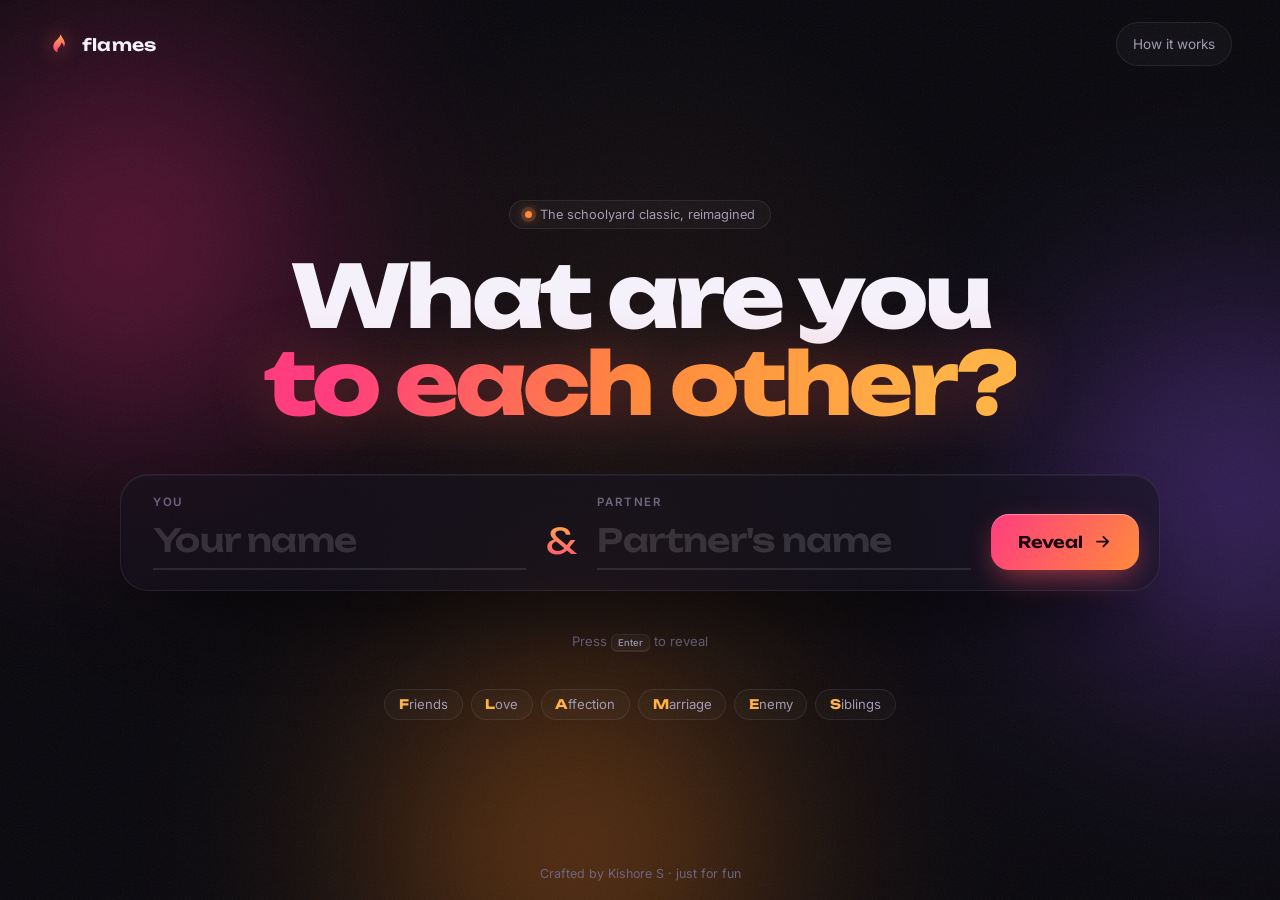
<file: index.html>
<!DOCTYPE html>
<html lang="en">
<head>
    <meta charset="UTF-8">
    <meta name="viewport" content="width=device-width, initial-scale=1.0">
    <meta name="description" content="FLAMES: enter two names and watch the letters burn away to reveal Friends, Love, Affection, Marriage, Enemy or Siblings.">
    <meta name="theme-color" content="#08070c">
    <title>FLAMES · What are you to each other?</title>
    <link rel="icon" href="data:image/svg+xml,<svg xmlns='http://www.w3.org/2000/svg' viewBox='0 0 100 100'><text y='.9em' font-size='90'>🔥</text></svg>">
    <link rel="preconnect" href="https://fonts.googleapis.com">
    <link rel="preconnect" href="https://fonts.gstatic.com" crossorigin>
    <link rel="stylesheet" href="https://fonts.googleapis.com/css2?family=Inter:wght@400;500;600&family=Unbounded:wght@400;600;800&display=swap">
    <link rel="stylesheet" href="style.css">
    <script src="logic.js" defer></script>
    <script src="app.js" defer></script>
</head>
<body>
    <!-- Atmosphere -->
    <div class="aurora" aria-hidden="true"><span></span><span></span><span></span></div>
    <canvas class="embers" id="embers" aria-hidden="true"></canvas>
    <div class="grain" aria-hidden="true"></div>
    <div class="spotlight" aria-hidden="true"></div>

    <header class="topbar">
        <a class="brand" href="./" aria-label="FLAMES home">
            <svg class="brand-flame" viewBox="0 0 24 24" aria-hidden="true">
                <defs>
                    <linearGradient id="flame-grad" x1="0" y1="1" x2="0" y2="0">
                        <stop offset="0" stop-color="#ff3d7f"/><stop offset="1" stop-color="#ffb347"/>
                    </linearGradient>
                </defs>
                <path fill="url(#flame-grad)" d="M12 2c.6 3.2 3.8 5 3.8 9.1 0 1.2-.4 2.2-1 3 .1-2-1.1-3.4-2.4-4.3.3 2.4-1.5 3.6-2.6 5-.7.9-1 1.9-1 3 0 .4 0 .8.1 1.2C6.6 18.3 5 16.1 5 13.5 5 8.4 10.7 6.7 12 2z"/>
            </svg>
            <span>flames</span>
        </a>
        <nav class="topnav">
            <button class="nav-link" type="button" id="open-how">How it works</button>
        </nav>
    </header>

    <main>
        <!-- 1. Names -->
        <section class="view view-form is-active" id="view-form" aria-labelledby="headline">
            <p class="eyebrow"><span class="dot"></span> The schoolyard classic, reimagined</p>
            <h1 class="headline" id="headline">What are you<br><em>to each other?</em></h1>

            <form class="duo" id="flames-form" novalidate>
                <div class="name-field">
                    <label for="name-1">You</label>
                    <input id="name-1" name="name1" type="text" autocomplete="off" spellcheck="false"
                           maxlength="32" placeholder="Your name" aria-describedby="form-error">
                </div>
                <span class="amp" aria-hidden="true">&amp;</span>
                <div class="name-field">
                    <label for="name-2">Partner</label>
                    <input id="name-2" name="name2" type="text" autocomplete="off" spellcheck="false"
                           maxlength="32" placeholder="Partner's name" aria-describedby="form-error">
                </div>
                <button class="cta" type="submit">
                    <span class="cta-label">Reveal</span>
                    <svg viewBox="0 0 24 24" aria-hidden="true"><path d="M5 12h13m-5-6 6 6-6 6" fill="none" stroke="currentColor" stroke-width="2.2" stroke-linecap="round" stroke-linejoin="round"/></svg>
                </button>
            </form>
            <p class="form-error" id="form-error" role="alert"></p>
            <p class="hint">Press <kbd>Enter</kbd> to reveal</p>

            <ul class="legend" aria-label="What each letter means">
                <li><b>F</b>riends</li><li><b>L</b>ove</li><li><b>A</b>ffection</li>
                <li><b>M</b>arriage</li><li><b>E</b>nemy</li><li><b>S</b>iblings</li>
            </ul>
        </section>

        <!-- 2. The reveal -->
        <section class="view view-reveal" id="view-reveal" hidden aria-labelledby="reveal-title" aria-busy="true">
            <div class="reveal-head">
                <h2 class="reveal-title" id="reveal-title"></h2>
                <button class="ghost-btn" type="button" id="skip">Skip <kbd>Esc</kbd></button>
            </div>

            <div class="act act-names" id="act-names">
                <div class="chips" id="chips-a"></div>
                <div class="chips" id="chips-b"></div>
            </div>

            <div class="act act-count" id="act-count">
                <span class="count-num" id="count-num">0</span>
                <span class="count-label" id="count-label">letters remain</span>
            </div>

            <div class="act act-wheel" id="act-wheel">
                <div class="wheel" id="wheel">
                    <div class="wheel-hand" id="wheel-hand"></div>
                    <div class="wheel-core"><span id="wheel-step"></span></div>
                </div>
            </div>

            <p class="caption" id="caption"></p>
        </section>

        <!-- 3. Result -->
        <section class="view view-result" id="view-result" hidden aria-labelledby="result-word">
            <article class="result-card" id="result-card" tabindex="-1">
                <div class="result-glow" aria-hidden="true"></div>
                <p class="result-pair" id="result-pair"></p>
                <div class="result-emoji" id="result-emoji" aria-hidden="true"></div>
                <h2 class="result-word" id="result-word"></h2>
                <p class="result-line" id="result-line"></p>
                <div class="result-trail" id="result-trail" aria-label="Order the letters burned"></div>
            </article>

            <div class="result-actions">
                <button class="cta cta-small" type="button" id="download"><span>Save image</span></button>
                <button class="ghost-btn" type="button" id="copy">Copy</button>
                <button class="ghost-btn" type="button" id="replay">Replay</button>
                <button class="ghost-btn" type="button" id="again">New names</button>
            </div>
        </section>
    </main>

    <dialog class="how" id="how" aria-labelledby="how-title">
        <button class="how-close" type="button" id="close-how" aria-label="Close">&times;</button>
        <h2 id="how-title">How FLAMES works</h2>
        <ol>
            <li><strong>Cancel shared letters.</strong> Every letter both names have in common burns away, once from each name.</li>
            <li><strong>Count what's left.</strong> Kishore and Priya share an <em>i</em> and an <em>r</em>, so 8 letters remain.</li>
            <li><strong>Count around the wheel.</strong> Starting at F, count 8 letters and burn the one you land on. Carry on from the next letter until one is left.</li>
            <li><strong>Read the survivor.</strong> F Friends · L Love · A Affection · M Marriage · E Enemy · S Siblings.</li>
        </ol>
        <p class="how-note">Spaces, digits and symbols are ignored. It's just for fun!</p>
    </dialog>

    <p class="visually-hidden" id="announcer" aria-live="polite"></p>

    <footer class="footer">Crafted by Kishore S · just for fun</footer>
</body>
</html>
</file>
<file: style.css>
/* FLAMES — "Ember Night" */

:root {
    --bg: #08070c;
    --ink: #f5f1fa;
    --muted: #a39cb3;
    --faint: #6d6680;
    --line: rgba(255, 255, 255, 0.08);
    --panel: rgba(22, 19, 31, 0.55);
    --hot: #ff3d7f;
    --warm: #ff8a3d;
    --gold: #ffb347;
    --violet: #8b5cf6;
    /* Result colours, set per result by script */
    --r1: var(--hot);
    --r2: var(--warm);
    --display: "Unbounded", "Inter", system-ui, sans-serif;
    --body: "Inter", system-ui, -apple-system, "Segoe UI", sans-serif;
    --ease-out: cubic-bezier(0.16, 1, 0.3, 1);
    --spring: cubic-bezier(0.34, 1.56, 0.64, 1);
}

*,
*::before,
*::after {
    box-sizing: border-box;
}

html {
    color-scheme: dark;
}

body {
    min-height: 100vh;
    min-height: 100dvh;
    margin: 0;
    display: flex;
    flex-direction: column;
    background: var(--bg);
    color: var(--ink);
    font-family: var(--body);
    -webkit-font-smoothing: antialiased;
    overflow-x: hidden;
}

::selection {
    background: rgba(255, 61, 127, 0.35);
}

button {
    font: inherit;
    color: inherit;
}

kbd {
    padding: 0.1rem 0.4rem;
    border: 1px solid var(--line);
    border-bottom-width: 2px;
    border-radius: 6px;
    background: rgba(255, 255, 255, 0.04);
    font: 600 0.72em var(--body);
    color: var(--muted);
}

:focus-visible {
    outline: 2px solid var(--gold);
    outline-offset: 3px;
}

/* ---------- Atmosphere ---------- */
.aurora {
    position: fixed;
    inset: -20%;
    z-index: 0;
    filter: blur(110px) saturate(140%);
    opacity: 0.55;
    pointer-events: none;
}

.aurora span {
    position: absolute;
    width: 46vmax;
    height: 46vmax;
    border-radius: 50%;
    mix-blend-mode: screen;
    animation: drift 26s ease-in-out infinite alternate;
}

.aurora span:nth-child(1) { left: 5%; top: 10%; background: radial-gradient(circle, var(--r1), transparent 65%); }
.aurora span:nth-child(2) { right: 0; top: 30%; background: radial-gradient(circle, var(--violet), transparent 65%); animation-duration: 32s; animation-delay: -8s; }
.aurora span:nth-child(3) { left: 30%; bottom: -5%; background: radial-gradient(circle, var(--r2), transparent 65%); animation-duration: 38s; animation-delay: -16s; }

@keyframes drift {
    0% { transform: translate(0, 0) scale(1); }
    50% { transform: translate(8vw, -6vh) scale(1.15); }
    100% { transform: translate(-6vw, 8vh) scale(0.9); }
}

.embers {
    position: fixed;
    inset: 0;
    z-index: 1;
    width: 100%;
    height: 100%;
    pointer-events: none;
}

.grain {
    position: fixed;
    inset: 0;
    z-index: 2;
    opacity: 0.07;
    pointer-events: none;
    background-image: url("data:image/svg+xml,%3Csvg xmlns='http://www.w3.org/2000/svg' width='160' height='160'%3E%3Cfilter id='n'%3E%3CfeTurbulence type='fractalNoise' baseFrequency='.9' numOctaves='3' stitchTiles='stitch'/%3E%3C/filter%3E%3Crect width='100%25' height='100%25' filter='url(%23n)'/%3E%3C/svg%3E");
}

.spotlight {
    position: fixed;
    inset: 0;
    z-index: 2;
    pointer-events: none;
    background: radial-gradient(600px circle at var(--mx, 50%) var(--my, 40%), rgba(255, 140, 90, 0.07), transparent 60%);
}

/* ---------- Layout ---------- */
.topbar,
main,
.footer {
    position: relative;
    z-index: 3;
}

.topbar {
    display: flex;
    justify-content: space-between;
    align-items: center;
    padding: 1.4rem clamp(1.25rem, 4vw, 3rem);
}

.brand {
    display: inline-flex;
    align-items: center;
    gap: 0.5rem;
    color: var(--ink);
    font-family: var(--display);
    font-size: 1.05rem;
    font-weight: 600;
    letter-spacing: 0.02em;
    text-decoration: none;
}

.brand-flame {
    width: 1.6rem;
    height: 1.6rem;
    filter: drop-shadow(0 0 10px rgba(255, 110, 80, 0.7));
    animation: flicker 3s ease-in-out infinite;
}

@keyframes flicker {
    0%, 100% { transform: scale(1) rotate(0deg); }
    30% { transform: scale(1.06, 0.96) rotate(-2deg); }
    60% { transform: scale(0.97, 1.05) rotate(2deg); }
}

.nav-link {
    padding: 0.5rem 1rem;
    border: 1px solid var(--line);
    border-radius: 999px;
    background: rgba(255, 255, 255, 0.03);
    color: var(--muted);
    font-size: 0.85rem;
    cursor: pointer;
    transition: color 0.2s, border-color 0.2s, background 0.2s;
}

.nav-link:hover {
    color: var(--ink);
    border-color: rgba(255, 255, 255, 0.2);
    background: rgba(255, 255, 255, 0.06);
}

main {
    flex: 1;
    display: grid;
    place-items: center;
    padding: 1rem clamp(1.25rem, 4vw, 3rem) 2rem;
}

.view {
    width: min(1040px, 100%);
    text-align: center;
}

.view.is-active {
    animation: viewIn 0.7s var(--ease-out) both;
}

@keyframes viewIn {
    from { opacity: 0; transform: translateY(18px) scale(0.98); filter: blur(6px); }
    to { opacity: 1; transform: none; filter: none; }
}

.footer {
    padding: 1.2rem;
    text-align: center;
    font-size: 0.78rem;
    color: var(--faint);
}

/* ---------- Form view ---------- */
.eyebrow {
    display: inline-flex;
    align-items: center;
    gap: 0.55rem;
    margin: 0 0 1.5rem;
    padding: 0.4rem 0.9rem;
    border: 1px solid var(--line);
    border-radius: 999px;
    background: rgba(255, 255, 255, 0.03);
    font-size: 0.8rem;
    color: var(--muted);
}

.eyebrow .dot {
    width: 0.45rem;
    height: 0.45rem;
    border-radius: 50%;
    background: var(--warm);
    box-shadow: 0 0 0 4px rgba(255, 138, 61, 0.18), 0 0 12px var(--warm);
}

.headline {
    margin: 0 0 3rem;
    font-family: var(--display);
    font-size: clamp(2.4rem, 7vw, 5.4rem);
    font-weight: 800;
    line-height: 1;
    letter-spacing: -0.04em;
}

.headline em {
    font-style: normal;
    background: linear-gradient(100deg, var(--hot) 10%, var(--warm) 50%, var(--gold) 90%);
    -webkit-background-clip: text;
    background-clip: text;
    color: transparent;
    filter: drop-shadow(0 0 30px rgba(255, 90, 80, 0.35));
}

.duo {
    display: grid;
    grid-template-columns: 1fr auto 1fr auto;
    align-items: end;
    gap: 1.25rem;
    padding: 1.25rem 1.25rem 1.25rem 2rem;
    border: 1px solid var(--line);
    border-radius: 28px;
    background: var(--panel);
    backdrop-filter: blur(20px);
    -webkit-backdrop-filter: blur(20px);
    box-shadow: 0 40px 80px -30px rgba(0, 0, 0, 0.8), inset 0 1px 0 rgba(255, 255, 255, 0.06);
    text-align: left;
}

.name-field label {
    display: block;
    margin-bottom: 0.35rem;
    font-size: 0.72rem;
    font-weight: 600;
    letter-spacing: 0.14em;
    text-transform: uppercase;
    color: var(--faint);
    transition: color 0.2s;
}

.name-field:focus-within label {
    color: var(--warm);
}

.name-field input {
    width: 100%;
    padding: 0.3rem 0 0.55rem;
    border: 0;
    border-bottom: 2px solid rgba(255, 255, 255, 0.1);
    border-radius: 0;
    outline: none;
    background: transparent;
    color: var(--ink);
    font-family: var(--display);
    font-size: clamp(1.4rem, 3vw, 2rem);
    font-weight: 600;
    letter-spacing: -0.02em;
    caret-color: var(--warm);
    transition: border-color 0.3s;
    background-image: linear-gradient(90deg, var(--hot), var(--warm));
    background-size: 0% 2px;
    background-repeat: no-repeat;
    background-position: left bottom;
}

.name-field input:focus {
    background-size: 100% 2px;
    transition: background-size 0.45s var(--ease-out);
}

.name-field input::placeholder {
    color: rgba(255, 255, 255, 0.14);
}

.name-field input[aria-invalid="true"] {
    border-bottom-color: #ff5a5f;
}

.amp {
    padding-bottom: 0.45rem;
    font-family: var(--display);
    font-size: clamp(1.6rem, 3vw, 2.2rem);
    font-weight: 400;
    background: linear-gradient(180deg, var(--gold), var(--hot));
    -webkit-background-clip: text;
    background-clip: text;
    color: transparent;
}

/* Primary button: glowing, magnetic (movement set by script) */
.cta {
    --tx: 0px;
    --ty: 0px;
    position: relative;
    display: inline-flex;
    align-items: center;
    justify-content: center;
    gap: 0.6rem;
    padding: 1.15rem 1.7rem;
    border: 0;
    border-radius: 18px;
    background: linear-gradient(120deg, var(--hot), var(--warm));
    color: #1a0710;
    font-family: var(--display);
    font-size: 1rem;
    font-weight: 600;
    cursor: pointer;
    transform: translate(var(--tx), var(--ty));
    transition: transform 0.25s var(--ease-out), box-shadow 0.3s;
    box-shadow: 0 10px 30px -8px rgba(255, 80, 90, 0.7), inset 0 1px 0 rgba(255, 255, 255, 0.35);
    isolation: isolate;
}

.cta::before {
    content: "";
    position: absolute;
    inset: -2px;
    z-index: -1;
    border-radius: inherit;
    background: linear-gradient(120deg, var(--hot), var(--warm), var(--gold), var(--hot));
    background-size: 300% 100%;
    filter: blur(14px);
    opacity: 0;
    transition: opacity 0.3s;
    animation: glowShift 4s linear infinite;
}

.cta:hover::before {
    opacity: 0.9;
}

.cta svg {
    width: 1.2rem;
    height: 1.2rem;
    transition: transform 0.3s var(--ease-out);
}

.cta:hover svg {
    transform: translateX(4px);
}

@keyframes glowShift {
    to { background-position: 300% 0; }
}

.cta-small {
    padding: 0.85rem 1.3rem;
    font-size: 0.9rem;
    border-radius: 14px;
}

.form-error {
    min-height: 1.4rem;
    margin: 1rem 0 0;
    color: #ff7a7f;
    font-size: 0.9rem;
}

.hint {
    margin: 0.2rem 0 2.5rem;
    font-size: 0.82rem;
    color: var(--faint);
}

.legend {
    display: flex;
    flex-wrap: wrap;
    justify-content: center;
    gap: 0.5rem;
    margin: 0;
    padding: 0;
    list-style: none;
}

.legend li {
    padding: 0.4rem 0.85rem;
    border: 1px solid var(--line);
    border-radius: 999px;
    background: rgba(255, 255, 255, 0.025);
    font-size: 0.82rem;
    color: var(--muted);
}

.legend b {
    color: var(--gold);
    font-family: var(--display);
}

/* ---------- Reveal view ---------- */
.reveal-head {
    display: flex;
    justify-content: space-between;
    align-items: center;
    gap: 1rem;
    margin-bottom: 2.5rem;
}

.reveal-title {
    margin: 0;
    font-family: var(--display);
    font-size: clamp(1.1rem, 2.5vw, 1.6rem);
    font-weight: 600;
    letter-spacing: -0.02em;
    text-align: left;
}

.reveal-title .amp-inline {
    color: var(--warm);
    font-weight: 400;
}

.ghost-btn {
    display: inline-flex;
    align-items: center;
    gap: 0.5rem;
    padding: 0.75rem 1.15rem;
    border: 1px solid var(--line);
    border-radius: 14px;
    background: rgba(255, 255, 255, 0.04);
    color: var(--ink);
    font-size: 0.88rem;
    font-weight: 500;
    cursor: pointer;
    transition: background 0.2s, border-color 0.2s, transform 0.2s var(--ease-out);
}

.ghost-btn:hover {
    background: rgba(255, 255, 255, 0.08);
    border-color: rgba(255, 255, 255, 0.18);
    transform: translateY(-1px);
}

.act {
    transition: opacity 0.6s var(--ease-out), transform 0.6s var(--ease-out), filter 0.6s var(--ease-out);
}

.act.is-dim {
    opacity: 0.35;
    filter: blur(1px);
    transform: scale(0.96);
}

/* Crossfade: an act fades and lifts away before the next one rises in */
.act.is-leaving {
    opacity: 0;
    filter: blur(6px);
    transform: translateY(-14px) scale(0.97);
    transition-duration: 0.5s;
}

.act.is-entering {
    animation: actIn 0.8s var(--ease-out) backwards;
}

@keyframes actIn {
    from { opacity: 0; transform: translateY(22px) scale(0.97); filter: blur(8px); }
}

.act.is-hidden {
    display: none;
}

.chips {
    display: flex;
    flex-wrap: wrap;
    justify-content: center;
    gap: 0.45rem;
    margin-bottom: 0.7rem;
}

.chip {
    display: grid;
    place-items: center;
    width: clamp(2.3rem, 5vw, 3rem);
    height: clamp(2.7rem, 5.6vw, 3.4rem);
    border: 1px solid rgba(255, 255, 255, 0.12);
    border-radius: 12px;
    background: linear-gradient(180deg, rgba(255, 255, 255, 0.08), rgba(255, 255, 255, 0.02));
    font-family: var(--display);
    font-size: clamp(1rem, 2.4vw, 1.35rem);
    font-weight: 600;
    text-transform: uppercase;
    animation: chipIn 0.8s var(--spring) backwards;
    animation-delay: calc(var(--i) * 70ms);
}

@keyframes chipIn {
    from { opacity: 0; transform: translateY(28px) rotate(-8deg) scale(0.6); filter: blur(4px); }
}

/* A shared letter warms up, flares, then settles as ash */
.chip.is-burning {
    animation: chipBurn 1s ease-in-out forwards;
}

@keyframes chipBurn {
    0% {
        border-color: rgba(255, 255, 255, 0.12);
        box-shadow: none;
    }
    35% {
        transform: scale(1.18) translateY(-4px);
        border-color: var(--gold);
        background: linear-gradient(180deg, rgba(255, 179, 71, 0.7), rgba(255, 61, 127, 0.45));
        box-shadow: 0 0 30px rgba(255, 140, 60, 0.95);
        color: #fff;
    }
    60% {
        transform: scale(1.02);
        border-color: var(--warm);
        box-shadow: 0 0 14px rgba(255, 90, 60, 0.6);
        color: #ffd9c2;
        opacity: 0.8;
    }
    100% {
        transform: scale(0.86);
        border-color: rgba(255, 255, 255, 0.06);
        background: rgba(255, 255, 255, 0.02);
        box-shadow: none;
        color: rgba(255, 255, 255, 0.5);
        opacity: 0.28;
        text-decoration: line-through;
        text-decoration-color: var(--hot);
    }
}

.act-count {
    display: flex;
    align-items: baseline;
    justify-content: center;
    gap: 0.8rem;
    margin: 1.8rem 0 0.5rem;
}

.count-num {
    min-width: 2ch;
    font-family: var(--display);
    font-size: clamp(3.5rem, 9vw, 6rem);
    font-weight: 800;
    line-height: 1;
    letter-spacing: -0.05em;
    background: linear-gradient(180deg, #fff, var(--gold) 60%, var(--warm));
    -webkit-background-clip: text;
    background-clip: text;
    color: transparent;
    font-variant-numeric: tabular-nums;
}

.count-label {
    font-size: 0.95rem;
    color: var(--muted);
}

/* FLAMES wheel: letters placed around a circle */
.act-wheel {
    display: grid;
    place-items: center;
    margin-top: 1rem;
}

.wheel {
    --size: clamp(230px, 40vw, 330px);
    --radius: calc(var(--size) / 2 - 2.2rem);
    position: relative;
    width: var(--size);
    height: var(--size);
    border-radius: 50%;
    background:
        radial-gradient(circle, rgba(255, 138, 61, 0.08), transparent 62%),
        conic-gradient(from 0deg, rgba(255, 255, 255, 0.06), rgba(255, 255, 255, 0.01), rgba(255, 255, 255, 0.06));
    box-shadow: inset 0 0 0 1px var(--line), 0 0 80px -20px rgba(255, 90, 80, 0.4);
}

.wheel-letter {
    position: absolute;
    top: 50%;
    left: 50%;
    display: grid;
    place-items: center;
    width: 3.4rem;
    height: 3.4rem;
    margin: -1.7rem 0 0 -1.7rem;
    border: 1px solid rgba(255, 255, 255, 0.14);
    border-radius: 50%;
    background: rgba(20, 16, 28, 0.9);
    font-family: var(--display);
    font-size: 1.35rem;
    font-weight: 800;
    --place: rotate(var(--angle)) translate(var(--radius)) rotate(calc(var(--angle) * -1));
    transform: var(--place);
    transition: background 0.3s ease, border-color 0.3s ease, box-shadow 0.3s ease, color 0.3s ease, transform 0.3s var(--ease-out);
    animation: wheelIn 0.7s var(--spring) backwards;
    animation-delay: calc(var(--i) * 90ms);
}

@keyframes wheelIn {
    from { opacity: 0; transform: var(--place) scale(0.3); }
}

/* The letter the hand is pointing at */
.wheel-letter.is-hop {
    border-color: var(--gold);
    background: rgba(255, 179, 71, 0.2);
    box-shadow: 0 0 26px rgba(255, 179, 71, 0.65);
    color: var(--gold);
    transform: var(--place) scale(1.12);
}

/* Landed on: flare up, then burn down to ash */
.wheel-letter.is-burnt {
    animation: letterBurn 0.65s ease-in-out forwards;
}

@keyframes letterBurn {
    0% {
        transform: var(--place) scale(1.12);
        border-color: var(--gold);
    }
    30% {
        transform: var(--place) scale(1.35);
        border-color: var(--hot);
        background: radial-gradient(circle, var(--gold), var(--warm) 45%, var(--hot));
        box-shadow: 0 0 48px rgba(255, 90, 70, 0.95);
        color: #fff;
    }
    65% {
        transform: var(--place) scale(1);
        opacity: 0.6;
        box-shadow: 0 0 18px rgba(255, 70, 70, 0.5);
        filter: blur(0.5px);
    }
    100% {
        transform: var(--place) scale(0.72);
        opacity: 0.14;
        background: rgba(20, 16, 28, 0.9);
        box-shadow: none;
        filter: blur(1px);
    }
}

.wheel-letter.is-survivor {
    z-index: 2;
    border-color: transparent;
    background: linear-gradient(135deg, var(--r1), var(--r2));
    color: #fff;
    transform: translate(0, 0) scale(1.9);
    box-shadow: 0 0 60px var(--r1);
    transition: transform 1.1s var(--spring), box-shadow 0.6s ease, background 0.6s ease;
}

.wheel-hand {
    position: absolute;
    top: 50%;
    left: 50%;
    width: calc(var(--radius) - 1.8rem);
    height: 3px;
    margin-top: -1.5px;
    border-radius: 3px;
    background: linear-gradient(90deg, transparent, var(--gold));
    box-shadow: 0 0 14px var(--gold);
    transform-origin: 0 50%;
    transform: rotate(var(--hand, -90deg));
    /* Glides between letters in step with each hop (duration set by script) */
    transition: transform var(--hop, 240ms) cubic-bezier(0.45, 0.05, 0.25, 1), opacity 0.4s ease;
}

.wheel-core {
    position: absolute;
    top: 50%;
    left: 50%;
    display: grid;
    place-items: center;
    width: 4.2rem;
    height: 4.2rem;
    margin: -2.1rem 0 0 -2.1rem;
    border-radius: 50%;
    background: radial-gradient(circle, rgba(255, 179, 71, 0.35), rgba(255, 61, 127, 0.1) 70%);
    box-shadow: 0 0 30px rgba(255, 140, 70, 0.35);
    font-family: var(--display);
    font-size: 1.1rem;
    font-weight: 800;
    color: var(--gold);
    font-variant-numeric: tabular-nums;
}

.wheel.is-done .wheel-hand,
.wheel.is-done .wheel-core {
    opacity: 0;
}

.caption {
    min-height: 1.5rem;
    margin: 1.6rem 0 0;
    font-size: 0.95rem;
    color: var(--muted);
}

.caption strong {
    color: var(--ink);
}

/* ---------- Result view ---------- */
.view-result {
    display: grid;
    justify-items: center;
}

.result-card {
    --rx: 0deg;
    --ry: 0deg;
    position: relative;
    width: min(560px, 100%);
    padding: 3rem 2rem 2.4rem;
    border-radius: 32px;
    background: rgba(18, 15, 26, 0.75);
    backdrop-filter: blur(24px);
    -webkit-backdrop-filter: blur(24px);
    transform: perspective(900px) rotateX(var(--rx)) rotateY(var(--ry));
    transition: transform 0.2s ease-out;
    isolation: isolate;
    box-shadow: 0 50px 100px -30px rgba(0, 0, 0, 0.9);
    outline: none;
}

/* Animated gradient border */
.result-card::before {
    content: "";
    position: absolute;
    inset: 0;
    z-index: -1;
    padding: 1.5px;
    border-radius: inherit;
    background: conic-gradient(from var(--spin, 0deg), var(--r1), var(--r2), transparent 40%, var(--r1));
    -webkit-mask: linear-gradient(#000 0 0) content-box, linear-gradient(#000 0 0);
    -webkit-mask-composite: xor;
    mask: linear-gradient(#000 0 0) content-box exclude, linear-gradient(#000 0 0);
    animation: spin 5s linear infinite;
}

@property --spin {
    syntax: "<angle>";
    initial-value: 0deg;
    inherits: false;
}

@keyframes spin {
    to { --spin: 360deg; }
}

.result-glow {
    position: absolute;
    inset: 15% 10% auto;
    height: 55%;
    z-index: -1;
    border-radius: 50%;
    background: radial-gradient(circle, var(--r1), transparent 70%);
    filter: blur(50px);
    opacity: 0.45;
}

/* The two names: large and bright, each wrapping as a unit */
.result-pair {
    display: flex;
    flex-wrap: wrap;
    justify-content: center;
    align-items: baseline;
    gap: 0.2rem 0.6rem;
    margin: 0;
    font-family: var(--display);
    font-size: clamp(1.35rem, 3.6vw, 2rem);
    font-weight: 600;
    line-height: 1.2;
    letter-spacing: -0.02em;
    color: var(--ink);
    animation: viewIn 0.8s var(--ease-out) 0.1s both;
}

.pair-name {
    max-width: 100%;
    overflow-wrap: anywhere;
}

.pair-amp {
    font-weight: 400;
    background: linear-gradient(180deg, var(--r1), var(--r2));
    -webkit-background-clip: text;
    background-clip: text;
    color: transparent;
}

.result-emoji {
    margin: 1.4rem 0 0.4rem;
    font-size: 4.2rem;
    line-height: 1;
    animation: emojiIn 0.9s var(--spring) 0.15s both, bob 3.5s ease-in-out 1s infinite;
}

@keyframes emojiIn {
    from { opacity: 0; transform: scale(0.2) rotate(-25deg); }
}

@keyframes bob {
    50% { transform: translateY(-6px) rotate(3deg); }
}

.result-word {
    margin: 0;
    font-family: var(--display);
    font-size: clamp(2.8rem, 9vw, 4.6rem);
    font-weight: 800;
    line-height: 1.05;
    letter-spacing: -0.05em;
    background: linear-gradient(110deg, var(--r1), var(--r2));
    -webkit-background-clip: text;
    background-clip: text;
    color: transparent;
    animation: wordIn 0.9s var(--ease-out) 0.25s both;
}

@keyframes wordIn {
    from { opacity: 0; letter-spacing: 0.2em; filter: blur(12px); }
}

.result-line {
    margin: 0.9rem auto 0;
    max-width: 30ch;
    font-size: 1.05rem;
    line-height: 1.5;
    color: var(--muted);
    animation: viewIn 0.8s var(--ease-out) 0.45s both;
}

.result-trail {
    display: flex;
    flex-wrap: wrap;
    justify-content: center;
    align-items: center;
    gap: 0.35rem;
    margin-top: 1.8rem;
    font-family: var(--display);
    font-size: 0.85rem;
    color: var(--faint);
    animation: viewIn 0.8s var(--ease-out) 0.6s both;
}

.result-trail s {
    text-decoration-color: var(--hot);
}

.result-trail .trail-win {
    padding: 0.15rem 0.55rem;
    border-radius: 8px;
    background: linear-gradient(135deg, var(--r1), var(--r2));
    color: #fff;
    text-decoration: none;
}

.result-actions {
    display: flex;
    flex-wrap: wrap;
    justify-content: center;
    gap: 0.6rem;
    margin-top: 1.8rem;
    animation: viewIn 0.8s var(--ease-out) 0.7s both;
}

/* ---------- How it works ---------- */
.how {
    width: min(520px, calc(100% - 2rem));
    padding: 2rem;
    border: 1px solid var(--line);
    border-radius: 24px;
    background: #121019;
    color: var(--ink);
    box-shadow: 0 40px 100px rgba(0, 0, 0, 0.7);
}

.how[open] {
    animation: viewIn 0.4s var(--ease-out);
}

.how::backdrop {
    background: rgba(5, 4, 8, 0.7);
    backdrop-filter: blur(6px);
}

.how h2 {
    margin: 0 0 1.2rem;
    font-family: var(--display);
    font-size: 1.4rem;
    letter-spacing: -0.02em;
}

.how ol {
    margin: 0;
    padding-left: 1.2rem;
    line-height: 1.6;
    color: var(--muted);
}

.how li + li {
    margin-top: 0.7rem;
}

.how strong {
    color: var(--ink);
}

.how-note {
    margin: 1.2rem 0 0;
    font-size: 0.82rem;
    color: var(--faint);
}

.how-close {
    position: absolute;
    top: 1rem;
    right: 1rem;
    width: 2.2rem;
    height: 2.2rem;
    border: 1px solid var(--line);
    border-radius: 50%;
    background: transparent;
    font-size: 1.3rem;
    line-height: 1;
    cursor: pointer;
}

.visually-hidden {
    position: absolute;
    width: 1px;
    height: 1px;
    overflow: hidden;
    clip: rect(0 0 0 0);
    white-space: nowrap;
}

[hidden] {
    display: none !important;
}

/* ---------- Small screens ---------- */
@media (max-width: 760px) {
    .duo {
        grid-template-columns: 1fr;
        gap: 1rem;
        padding: 1.5rem;
    }

    .amp {
        justify-self: center;
        padding: 0;
        line-height: 1;
    }

    .cta {
        width: 100%;
        margin-top: 0.5rem;
    }

    .headline {
        margin-bottom: 2rem;
    }

    .reveal-head {
        flex-direction: column;
        align-items: center;
        text-align: center;
    }

    .reveal-title {
        text-align: center;
    }

    .wheel-letter {
        width: 2.8rem;
        height: 2.8rem;
        margin: -1.4rem 0 0 -1.4rem;
        font-size: 1.1rem;
    }
}

/* ---------- Tap targets: at least 44px for fingers ---------- */
.brand,
.nav-link,
.ghost-btn {
    min-height: 44px;
}

.name-field input {
    min-height: 48px;
}

.how-close {
    width: 44px;
    height: 44px;
}

/* ---------- Short screens (phones in landscape) ---------- */
/* Keep the whole reveal on screen so the wheel never plays below the fold */
@media (max-height: 560px) and (orientation: landscape) {
    .topbar {
        padding-block: 0.5rem;
    }

    main {
        padding-top: 0;
    }

    .eyebrow {
        display: none;
    }

    .headline {
        margin-bottom: 1.25rem;
        font-size: clamp(1.8rem, 6vh + 1rem, 3rem);
    }

    .hint {
        margin-bottom: 1rem;
    }

    .reveal-head {
        margin-bottom: 0.75rem;
    }

    /* The dimmed counter isn't needed once the wheel is showing */
    .act-count.is-dim {
        display: none;
    }

    .act-count {
        margin: 0.5rem 0 0;
    }

    .act-wheel {
        margin-top: 0;
    }

    .wheel {
        --size: min(330px, calc(100dvh - 150px));
    }

    .wheel-letter {
        width: 2.6rem;
        height: 2.6rem;
        margin: -1.3rem 0 0 -1.3rem;
        font-size: 1.05rem;
    }

    .caption {
        margin-top: 0.6rem;
    }

    .result-card {
        padding: 1.5rem 1.5rem 1.4rem;
    }

    .result-emoji {
        margin: 0.6rem 0 0.2rem;
        font-size: 2.8rem;
    }

    .result-word {
        font-size: clamp(2.2rem, 8vh + 1rem, 3.4rem);
    }

    .result-trail {
        margin-top: 0.9rem;
    }

    .result-actions {
        margin-top: 1rem;
    }

    .footer {
        display: none;
    }
}

@media (prefers-reduced-motion: reduce) {
    *,
    *::before,
    *::after {
        animation: none !important;
        transition: none !important;
    }
}
</file>
